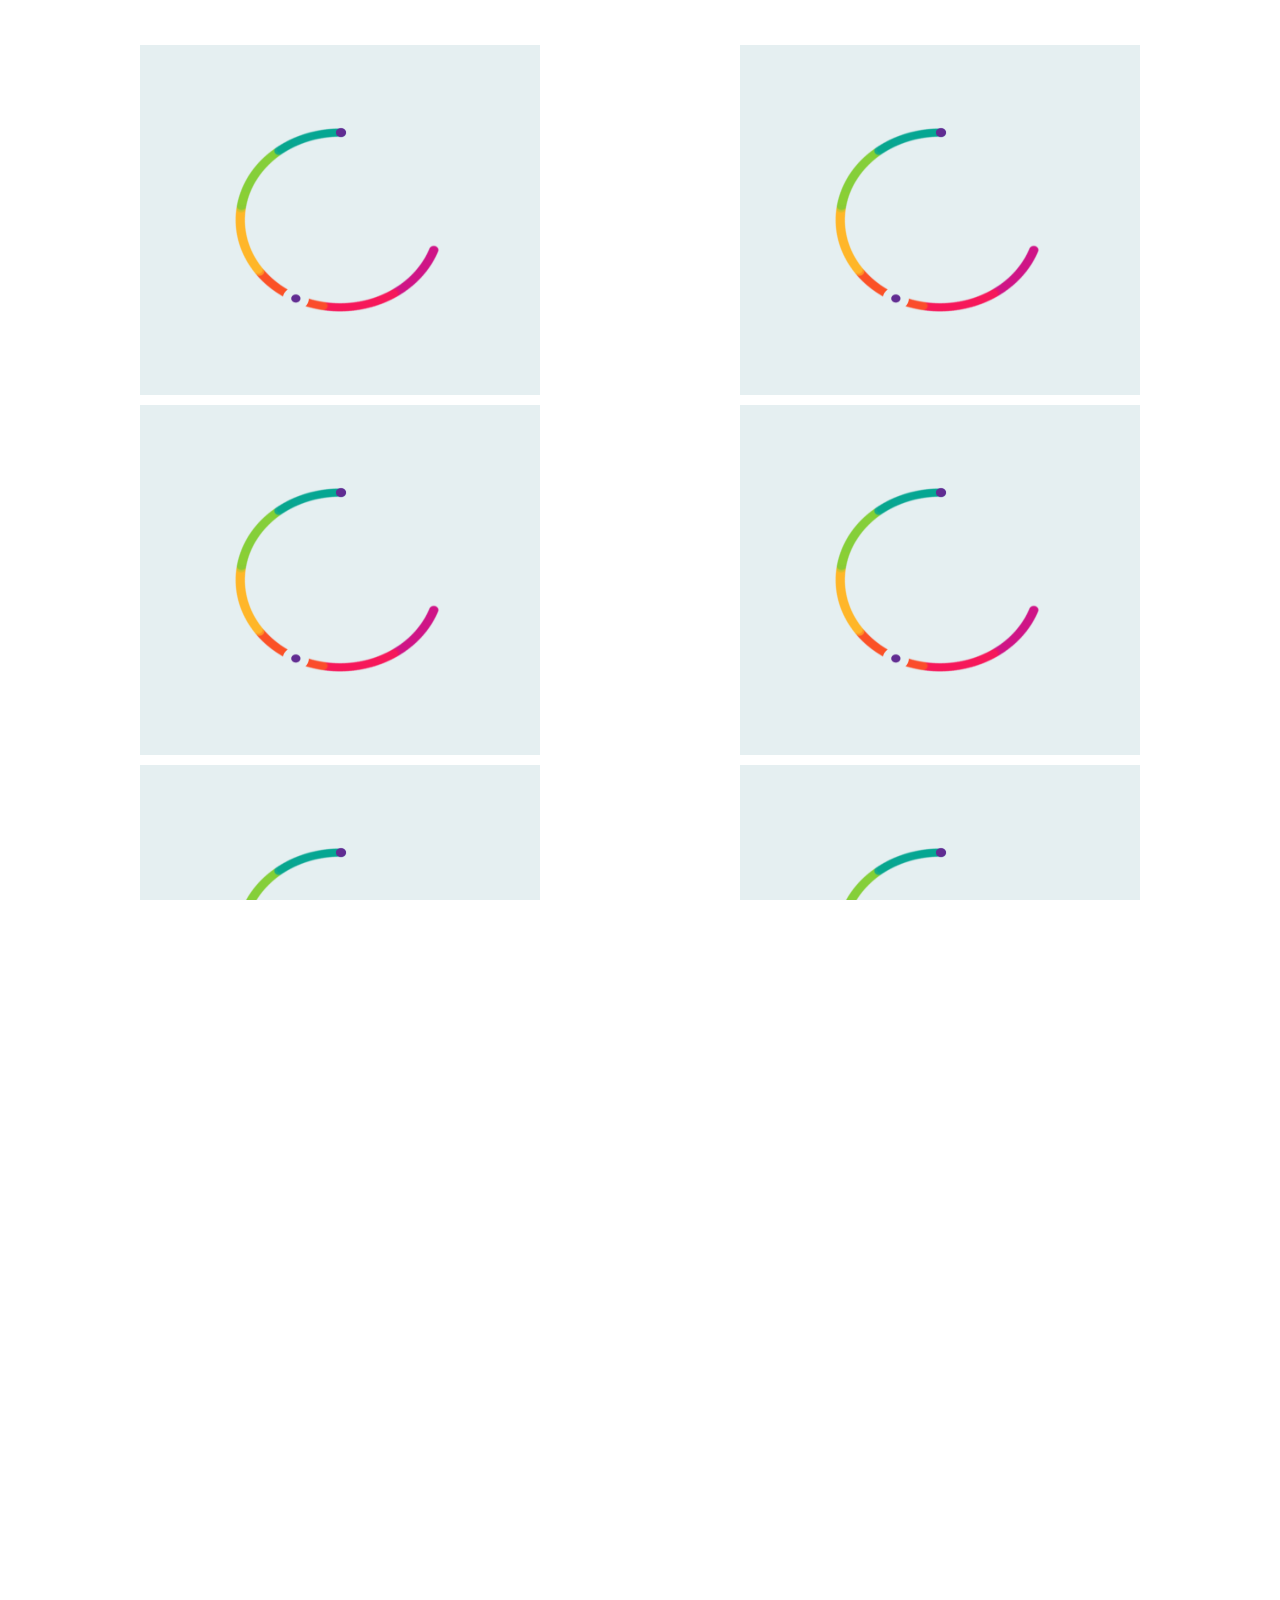
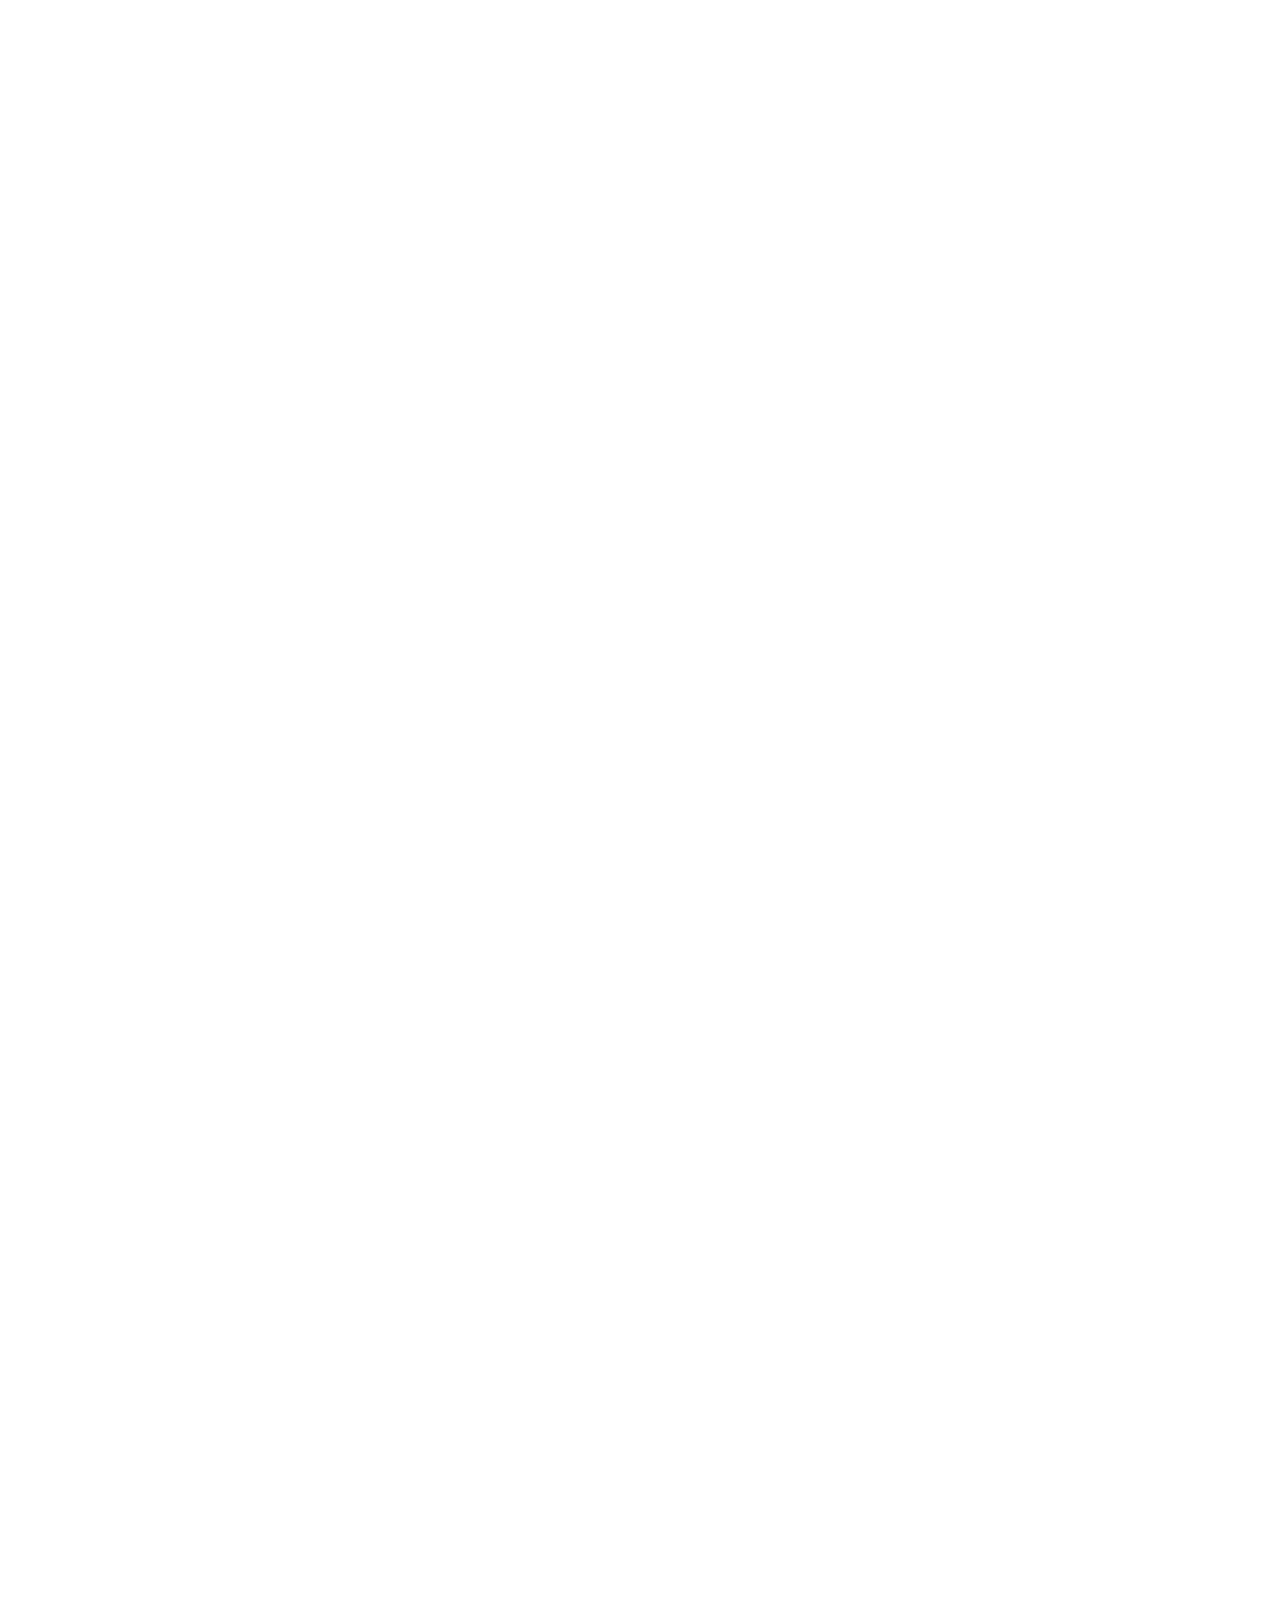
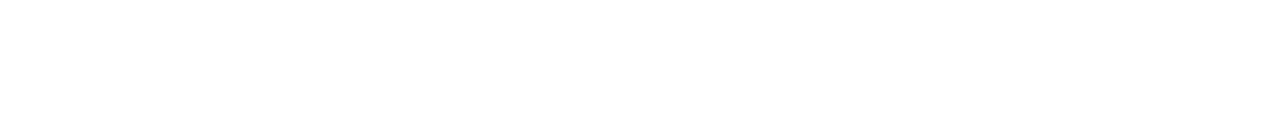
<file: IntersectionObserver/index.html>
<!DOCTYPE html>
<html lang="en">
<head>
  <meta charset="UTF-8">
  <meta name="viewport" content="width=device-width, initial-scale=1.0">
  <meta http-equiv="X-UA-Compatible" content="ie=edge">
  <title>Document</title>
  <link rel="stylesheet" href="./index.css">
</head>
<body>
  <div id="content" class="content">
    <img class="image" src="../assets/loading.gif" data-url="../assets/test.jpg">
    <img class="image" src="../assets/loading.gif" data-url="../assets/test.jpg">
    <img class="image" src="../assets/loading.gif" data-url="../assets/test.jpg">
    <img class="image" src="../assets/loading.gif" data-url="../assets/test.jpg">
    <img class="image" src="../assets/loading.gif" data-url="../assets/test.jpg">
    <img class="image" src="../assets/loading.gif" data-url="../assets/test.jpg">
    <img class="image" src="../assets/loading.gif" data-url="../assets/test.jpg">
    <img class="image" src="../assets/loading.gif" data-url="../assets/test.jpg">
    <img class="image" src="../assets/loading.gif" data-url="../assets/test.jpg">
    <img class="image" src="../assets/loading.gif" data-url="../assets/test.jpg">
    <img class="image" src="../assets/loading.gif" data-url="../assets/test.jpg">
    <img class="image" src="../assets/loading.gif" data-url="../assets/test.jpg">
    <img class="image" src="../assets/loading.gif" data-url="../assets/test.jpg">
    <img class="image" src="../assets/loading.gif" data-url="../assets/test.jpg">
    <img class="image" src="../assets/loading.gif" data-url="../assets/test.jpg">
    <img class="image" src="../assets/loading.gif" data-url="../assets/test.jpg">
    <img class="image" src="../assets/loading.gif" data-url="../assets/test.jpg">
    <img class="image" src="../assets/loading.gif" data-url="../assets/test.jpg">
  </div>
</body>
</html>
<script src="./index.js"></script>
</file>
<file: IntersectionObserver/index.css>
body, html {
  width: 100%;
  height: 100%;
  margin: 0;
  padding: 0;
  overflow: auto;
}

div { box-sizing: border-box }

.content {
  padding: 40px;
  display: flex;
  justify-content: space-around;
  flex-wrap: wrap;
}

.image {
  width: 400px;
  height: 350px;
  background: #0094ff;
  margin: 5px;
}
</file>
